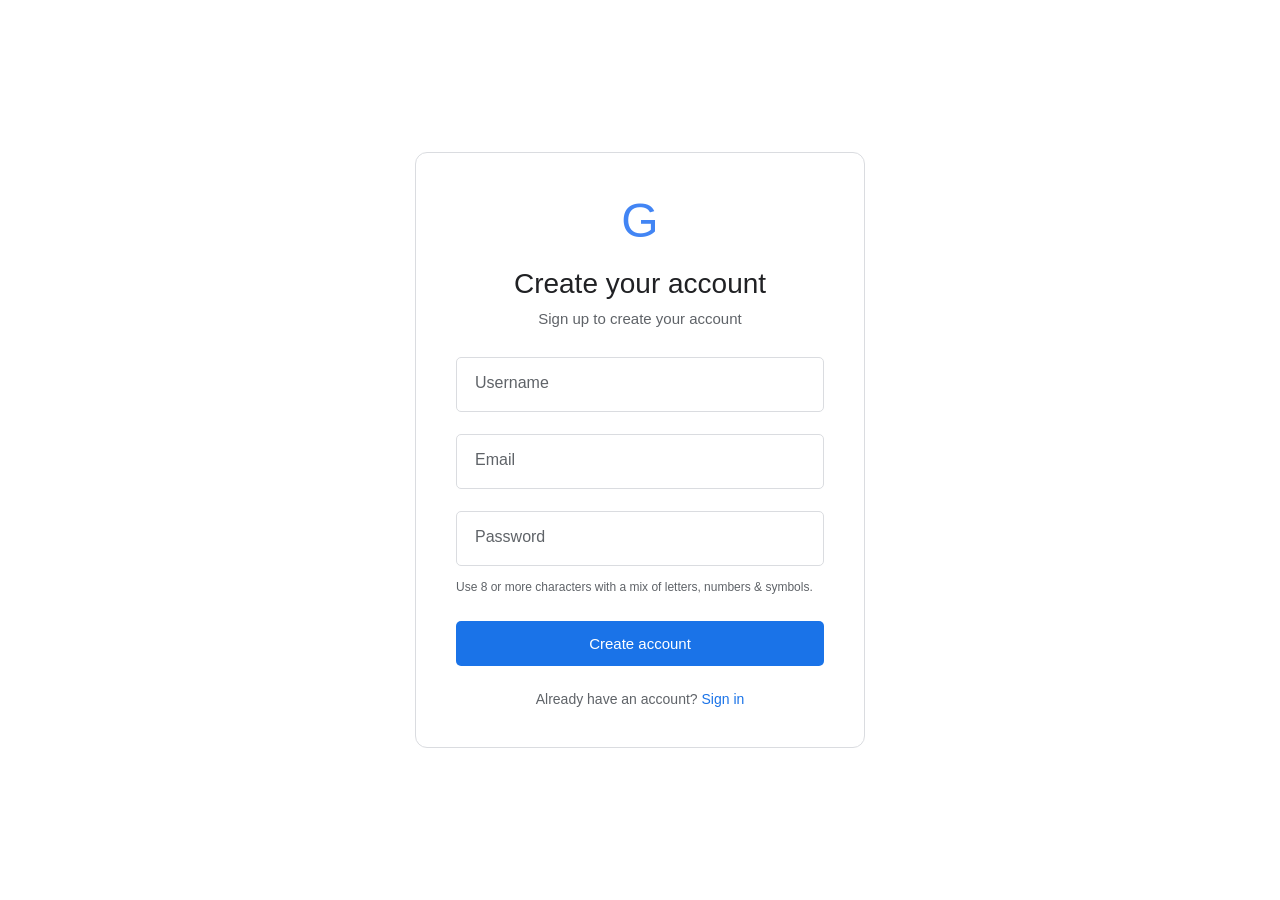
<file: inde.html>
<!DOCTYPE html>
<html lang="en">
<head>
    <meta charset="UTF-8">
    <meta name="viewport" content="width=device-width, initial-scale=1.0">

    <title>Create Account</title>

    <link rel="stylesheet" href="style.css">
</head>

<body>

    <div class="signup-container">

        <div class="google-logo">
            <span class="blue">G</span>
        </div>

        <h1>Create your account</h1>

        <p class="subtitle">
            Sign up to create your account
        </p>

        <form id="signupForm" action="signup.php" method="POST">

            <div class="input-group">
                <input 
                    type="text"
                    id="username"
                    name="username"
                    placeholder=" "
                    required
                >
                <label for="username">Username</label>
            </div>

            <div class="input-group">
                <input 
                    type="email"
                    id="email"
                    name="email"
                    placeholder=" "
                    required
                >
                <label for="email">Email</label>
            </div>

            <div class="input-group">
                <input 
                    type="password"
                    id="password"
                    name="password"
                    placeholder=" "
                    required
                >
                <label for="password">Password</label>
            </div>

            <div class="password-info">
                Use 8 or more characters with a mix of letters,
                numbers & symbols.
            </div>

            <button type="submit">
                Create account
            </button>

        </form>

        <p id="message"></p>

        <div class="signin">
            Already have an account?
            <a href="#">Sign in</a>
        </div>

    </div>

    <script src="script.js"></script>

</body>
</html>
</file>
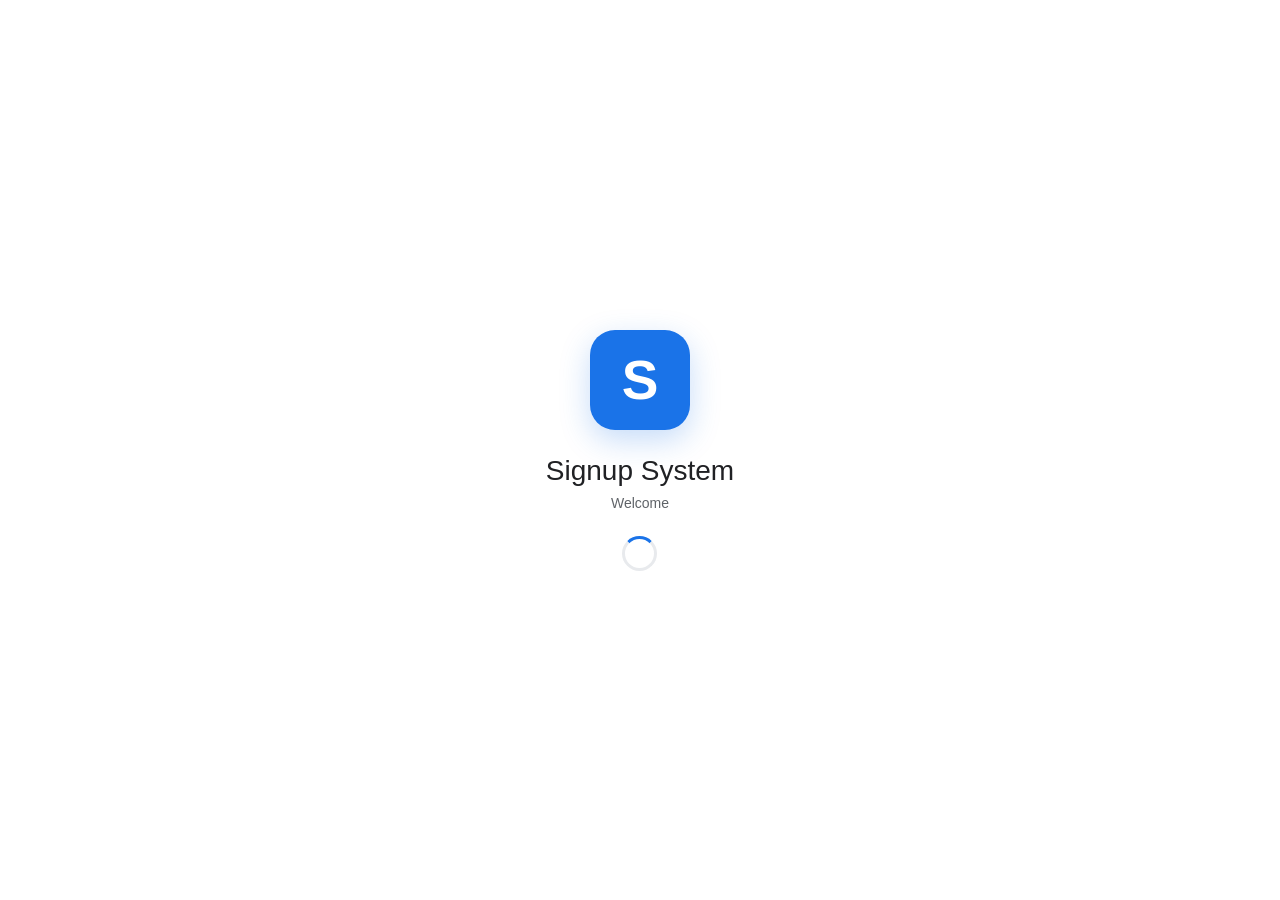
<file: splash.html>
<!DOCTYPE html>
<html lang="en">
<head>
    <meta charset="UTF-8">
    <meta name="viewport" content="width=device-width, initial-scale=1.0">
    <title>Welcome</title>

    <style>
        * {
            margin: 0;
            padding: 0;
            box-sizing: border-box;
        }

        body {
            width: 100%;
            height: 100vh;
            display: flex;
            justify-content: center;
            align-items: center;
            background: #ffffff;
            font-family: Arial, sans-serif;
            overflow: hidden;
        }

        .splash {
            text-align: center;
            animation: fadeIn 1s ease;
        }

        .logo {
            width: 100px;
            height: 100px;
            margin: auto;
            display: flex;
            justify-content: center;
            align-items: center;
            border-radius: 25px;
            background: #1a73e8;
            color: white;
            font-size: 55px;
            font-weight: bold;
            box-shadow: 0 10px 30px rgba(26, 115, 232, 0.25);
            animation: logoAnimation 1.5s ease infinite alternate;
        }

        h1 {
            margin-top: 25px;
            color: #202124;
            font-size: 28px;
            font-weight: 500;
        }

        p {
            margin-top: 8px;
            color: #5f6368;
            font-size: 14px;
        }

        .loader {
            width: 35px;
            height: 35px;
            margin: 25px auto 0;
            border: 3px solid #e8eaed;
            border-top: 3px solid #1a73e8;
            border-radius: 50%;
            animation: spin 1s linear infinite;
        }

        @keyframes logoAnimation {
            from {
                transform: scale(0.95);
            }

            to {
                transform: scale(1.05);
            }
        }

        @keyframes spin {
            to {
                transform: rotate(360deg);
            }
        }

        @keyframes fadeIn {
            from {
                opacity: 0;
                transform: translateY(15px);
            }

            to {
                opacity: 1;
                transform: translateY(0);
            }
        }
    </style>
</head>

<body>

    <div class="splash">

        <div class="logo">S</div>

        <h1>Signup System</h1>

        <p>Welcome</p>

        <div class="loader"></div>

    </div>

    <script>
        setTimeout(function () {
            window.location.href = "index.html";
        }, 3000);
    </script>

</body>
</html>
</file>
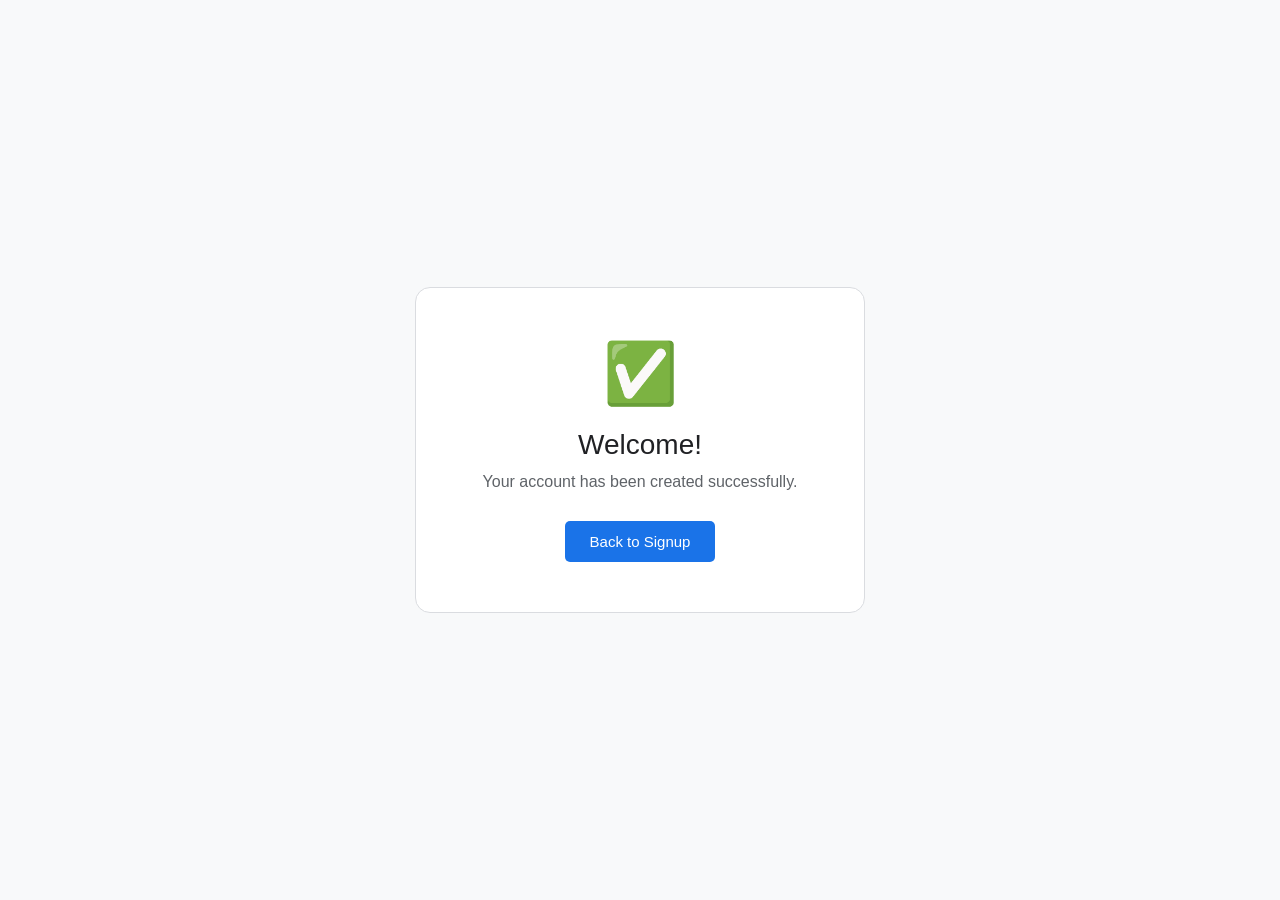
<file: welcome.html>
<!DOCTYPE html>
<html lang="en">
<head>
    <meta charset="UTF-8">
    <meta name="viewport" content="width=device-width, initial-scale=1.0">
    <title>Welcome</title>

    <style>
        * {
            margin: 0;
            padding: 0;
            box-sizing: border-box;
        }

        body {
            min-height: 100vh;
            display: flex;
            justify-content: center;
            align-items: center;
            background: #f8f9fa;
            font-family: Arial, sans-serif;
        }

        .welcome-box {
            width: 450px;
            padding: 50px 35px;
            text-align: center;
            background: white;
            border: 1px solid #dadce0;
            border-radius: 15px;
        }

        .check {
            font-size: 60px;
            margin-bottom: 20px;
        }

        h1 {
            font-size: 28px;
            font-weight: 400;
            color: #202124;
            margin-bottom: 12px;
        }

        p {
            color: #5f6368;
            font-size: 16px;
            margin-bottom: 30px;
        }

        button {
            padding: 12px 25px;
            border: none;
            border-radius: 5px;
            background: #1a73e8;
            color: white;
            font-size: 15px;
            cursor: pointer;
        }

        button:hover {
            background: #1765c1;
        }
    </style>
</head>

<body>

    <div class="welcome-box">

        <div class="check">✅</div>

        <h1>Welcome!</h1>

        <p>Your account has been created successfully.</p>

        <button onclick="window.location.href='index.html'">
            Back to Signup
        </button>

    </div>

</body>
</html>
</file>
<file: style.css>
* {
    margin: 0;
    padding: 0;
    box-sizing: border-box;
}

body {
    min-height: 100vh;
    display: flex;
    justify-content: center;
    align-items: center;
    background: #ffffff;
    font-family: Arial, sans-serif;
    color: #202124;
}

.signup-container {
    width: 450px;
    padding: 40px;
    border: 1px solid #dadce0;
    border-radius: 12px;
    background: #ffffff;
}

.google-logo {
    text-align: center;
    margin-bottom: 20px;
}

.google-logo .blue {
    font-size: 48px;
    font-weight: 500;
    color: #4285f4;
}

.signup-container h1 {
    text-align: center;
    font-size: 28px;
    font-weight: 400;
    margin-bottom: 10px;
}

.subtitle {
    text-align: center;
    color: #5f6368;
    font-size: 15px;
    margin-bottom: 30px;
}

.input-group {
    position: relative;
    margin-bottom: 22px;
}

.input-group input {
    width: 100%;
    height: 55px;
    padding: 15px;
    border: 1px solid #dadce0;
    border-radius: 5px;
    outline: none;
    font-size: 16px;
    background: white;
}

.input-group label {
    position: absolute;
    left: 14px;
    top: 17px;
    color: #5f6368;
    background: white;
    padding: 0 5px;
    pointer-events: none;
    transition: 0.2s ease;
}

.input-group input:focus {
    border: 2px solid #1a73e8;
}

.input-group input:focus + label,
.input-group input:not(:placeholder-shown) + label {
    top: -8px;
    font-size: 12px;
    color: #1a73e8;
}

.password-info {
    color: #5f6368;
    font-size: 12px;
    line-height: 18px;
    margin-top: -10px;
    margin-bottom: 25px;
}

.signup-container button {
    width: 100%;
    height: 45px;
    border: none;
    border-radius: 5px;
    background: #1a73e8;
    color: white;
    font-size: 15px;
    font-weight: 500;
    cursor: pointer;
    transition: 0.2s;
}

.signup-container button:hover {
    background: #1765c1;
}

#message {
    text-align: center;
    margin-top: 15px;
    font-size: 14px;
}

.signin {
    text-align: center;
    margin-top: 25px;
    color: #5f6368;
    font-size: 14px;
}

.signin a {
    color: #1a73e8;
    text-decoration: none;
    font-weight: 500;
}

.signin a:hover {
    text-decoration: underline;
}

@media (max-width: 500px) {
    .signup-container {
        width: 90%;
        padding: 30px 20px;
        border: none;
    }
}
</file>
